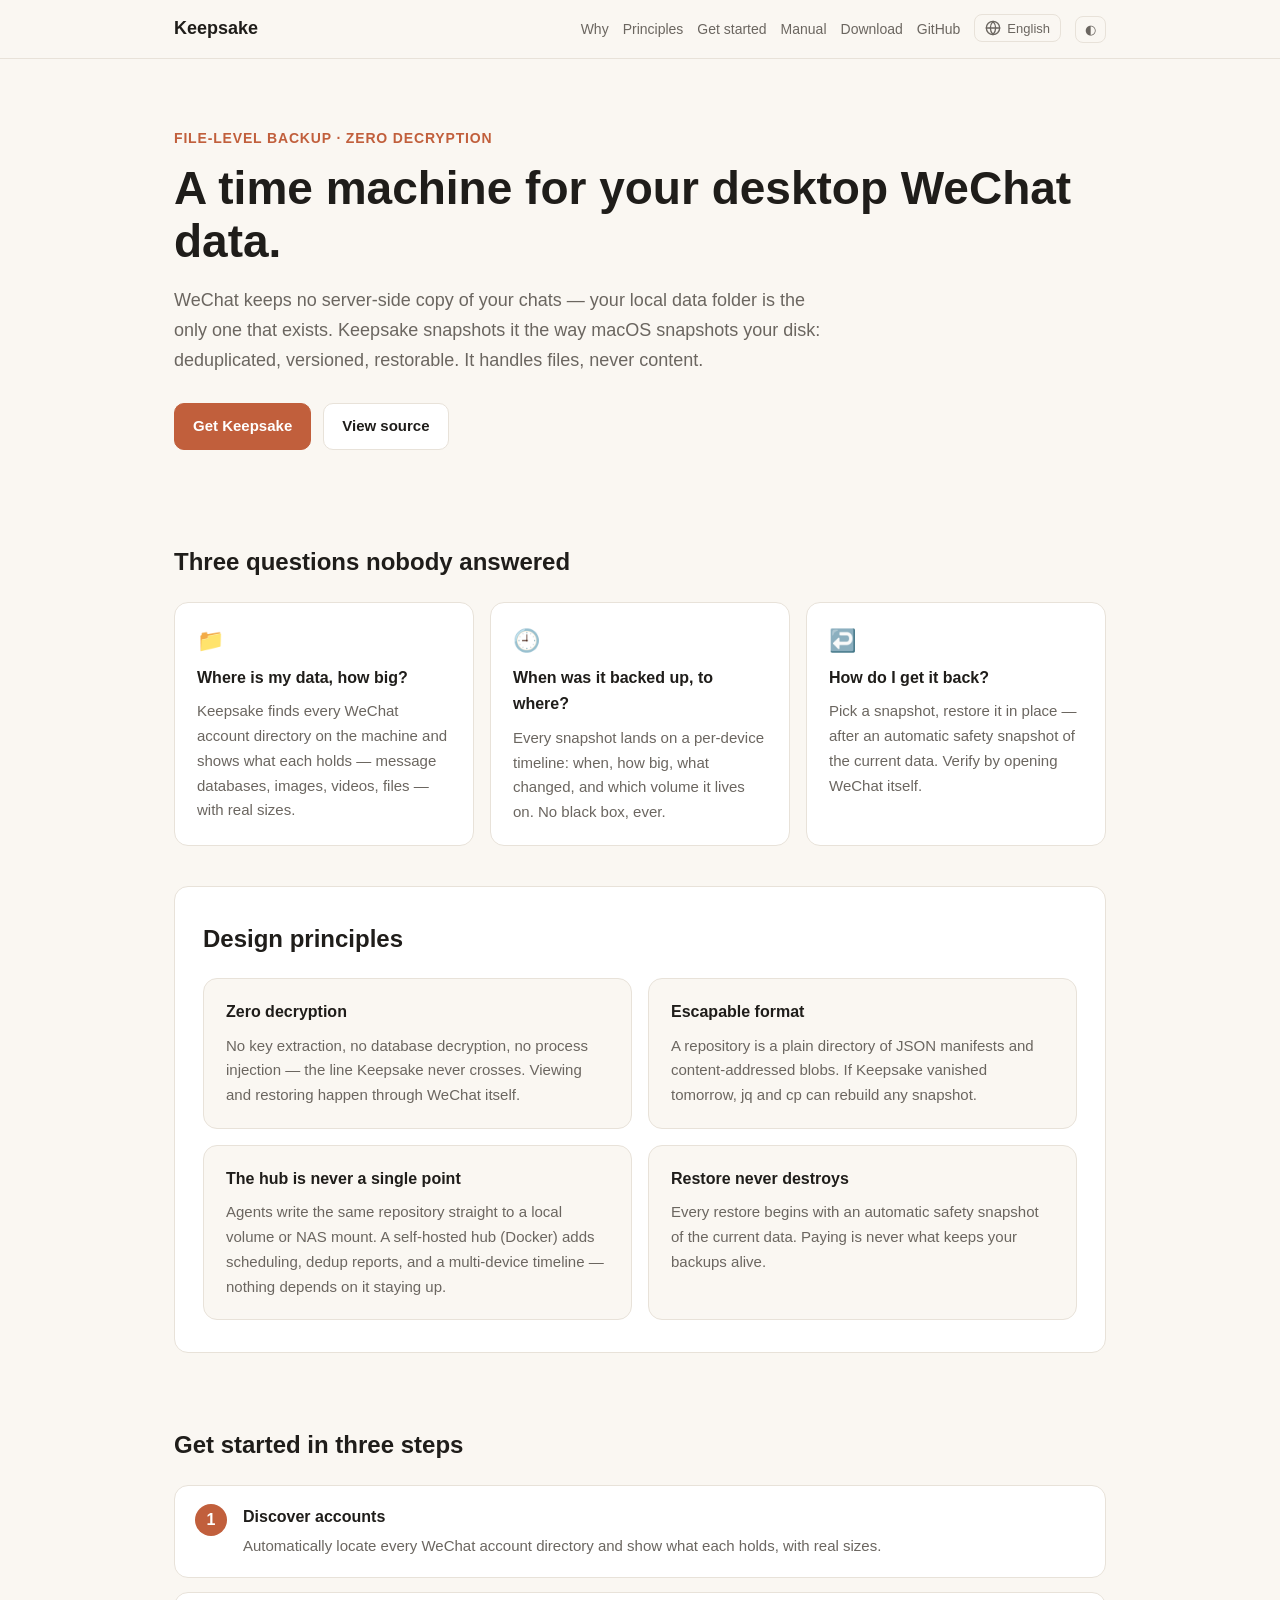
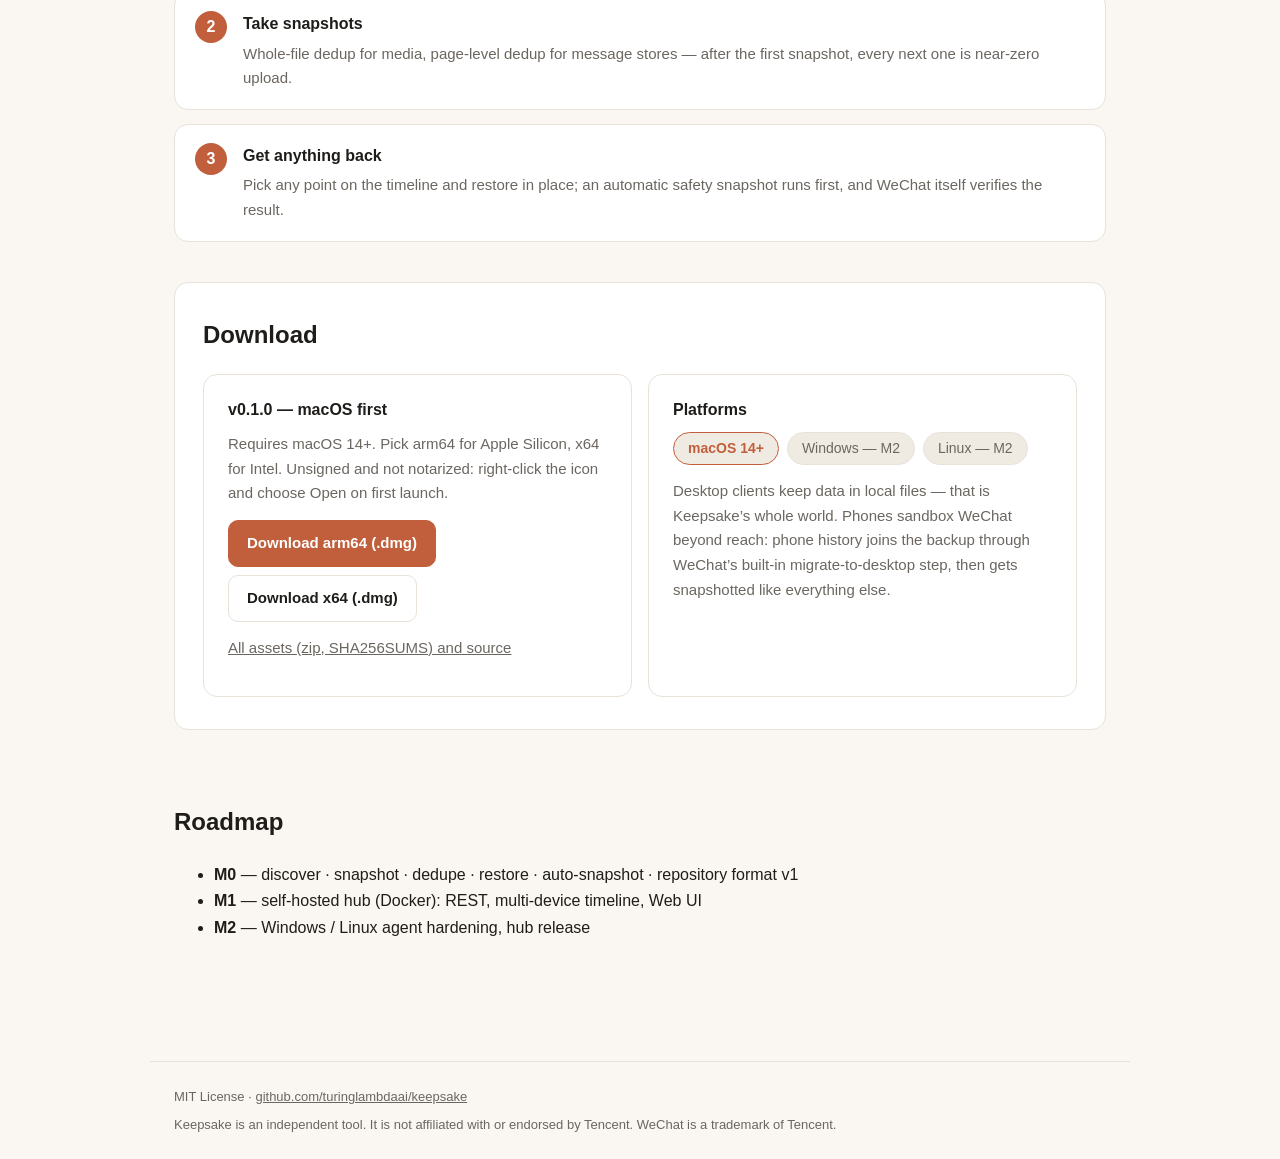
<file: site/index.html>
<!DOCTYPE html>
<html lang="zh">
<head>
<meta charset="utf-8">
<meta name="viewport" content="width=device-width, initial-scale=1">
<title>Keepsake — 桌面微信数据的时光机</title>
<meta name="description" content="Keepsake: 给微信账号目录拍内容寻址的增量快照，任意时点一键恢复。零解密、只碰文件，查看与恢复走微信本体。macOS / Windows / Linux。">
<link rel="stylesheet" href="styles.css">
<script>
  (function () {
    var t = localStorage.getItem('keepsake-theme');
    if (!t) t = matchMedia('(prefers-color-scheme: dark)').matches ? 'dark' : 'light';
    document.documentElement.dataset.theme = t;
    var l = localStorage.getItem('keepsake-lang');
    if (!l) l = (navigator.language || 'zh').toLowerCase().startsWith('zh') ? 'zh' : 'en';
    document.documentElement.lang = l === 'zh' ? 'zh-CN' : 'en';
  })();
</script>
<script>
var _hmt = _hmt || [];
(function() {
  var hm = document.createElement("script");
  hm.src = "https://hm.baidu.com/hm.js?8e2445912635226bcba0c400bfb6079d";
  var s = document.getElementsByTagName("script")[0];
  s.parentNode.insertBefore(hm, s);
})();
</script>
</head>
<body>
<header class="nav">
  <div class="nav-inner">
    <a class="brand" href="#">Keepsake</a>
    <nav class="nav-links">
      <a href="#questions" data-i18n="nav.questions">为什么需要</a>
      <a href="#principles" data-i18n="nav.principles">设计原则</a>
      <a href="#start" data-i18n="nav.start">三步开始</a>
      <a href="guide.html" data-i18n="nav.guide">手册</a>
      <a href="#download" data-i18n="nav.download">下载</a>
      <a href="https://github.com/turinglambdaai/keepsake" data-i18n="nav.github">GitHub</a>
      <div class="lang-dropdown-wrapper">
        <button class="lang-btn" type="button" aria-label="Switch language">
          <svg width="16" height="16" viewBox="0 0 24 24" fill="none" stroke="currentColor" stroke-width="2" stroke-linecap="round" stroke-linejoin="round"><circle cx="12" cy="12" r="10"></circle><line x1="2" y1="12" x2="22" y2="12"></line><path d="M12 2a15.3 15.3 0 0 1 4 10 15.3 15.3 0 0 1-4 10 15.3 15.3 0 0 1-4-10 15.3 15.3 0 0 1 4-10z"></path></svg>
          <span id="current-lang-label">English</span>
        </button>
        <ul class="lang-menu">
          <li onclick="setLanguage('en')">English</li>
          <li onclick="setLanguage('zh')">简体中文</li>
        </ul>
      </div>
      <button class="theme-btn" id="theme-btn" aria-label="Toggle theme">◐</button>
    </nav>
  </div>
</header>

<main>
  <section class="hero">
    <p class="kicker" data-i18n="kicker">文件级备份 · 零解密</p>
    <h1 data-i18n="hero-title">桌面微信数据的时光机。</h1>
    <p class="lede" data-i18n="hero-lede">
      微信不在服务器上保存聊天记录——你本地的数据目录就是世上唯一一份。
      Keepsake 像 macOS 给磁盘拍快照那样给它拍快照：去重、多版本、可恢复。
      只处理文件，不碰内容。
    </p>
    <div class="cta">
      <a class="btn btn-primary" href="#download" data-i18n="hero.download">获取 Keepsake</a>
      <a class="btn btn-secondary" href="https://github.com/turinglambdaai/keepsake" data-i18n="hero.source">查看源码</a>
    </div>
  </section>

  <section id="questions" class="section">
    <h2 data-i18n="questions-title">三个一直没人回答的问题</h2>
    <div class="grid three">
      <div class="card">
        <div class="card-icon">📁</div>
        <h3 data-i18n="q1-title">数据在哪、有多大？</h3>
        <p data-i18n="q1-body">Keepsake 找到本机每一个微信账号目录，告诉你各有什么——消息库、图片、视频、文件——和真实大小。</p>
      </div>
      <div class="card">
        <div class="card-icon">🕘</div>
        <h3 data-i18n="q2-title">备份了吗、到哪了？</h3>
        <p data-i18n="q2-body">每份快照落在按设备划分的时间线上：何时、多大、变了什么、存在哪块盘。永远是明账。</p>
      </div>
      <div class="card">
        <div class="card-icon">↩️</div>
        <h3 data-i18n="q3-title">怎么找回来？</h3>
        <p data-i18n="q3-body">选一份快照原位恢复——动手前自动先给当前数据拍一份保险快照。恢复结果打开微信本体验收。</p>
      </div>
    </div>
  </section>

  <section id="principles" class="section alt">
    <h2 data-i18n="principles-title">设计原则</h2>
    <div class="grid two">
      <div class="card">
        <h3 data-i18n="p1-title">零解密</h3>
        <p data-i18n="p1-body">不提取密钥、不解密数据库、不注入进程——这条线永远不碰。查看与恢复都走微信本体。</p>
      </div>
      <div class="card">
        <h3 data-i18n="p2-title">可逃生的格式</h3>
        <p data-i18n="p2-body">仓库就是一个平铺目录：JSON manifest + 内容寻址的 blob。就算项目明天消失，jq 和 cp 也能拼回任何一份快照。</p>
      </div>
      <div class="card">
        <h3 data-i18n="p3-title">Hub 永远不是单点</h3>
        <p data-i18n="p3-body">Agent 可以把同样的仓库直接写到本地卷或 NAS 挂载；自托管 hub（Docker）只增加调度、去重报告和多设备时间线——什么都不依赖它活着。</p>
      </div>
      <div class="card">
        <h3 data-i18n="p4-title">恢复永不破坏</h3>
        <p data-i18n="p4-body">每次恢复都以当前数据的自动保险快照开场。付费从来不是备份活着的前提。</p>
      </div>
    </div>
  </section>

  <section id="start" class="section">
    <h2 data-i18n="start-title">三步开始</h2>
    <div class="steps">
      <div class="step">
        <div class="step-num">1</div>
        <div>
          <h3 data-i18n="s1-title">发现账号</h3>
          <p data-i18n="s1-body">自动定位本机所有微信账号目录，列出各自的数据构成与真实大小。</p>
        </div>
      </div>
      <div class="step">
        <div class="step-num">2</div>
        <div>
          <h3 data-i18n="s2-title">拍快照</h3>
          <p data-i18n="s2-body">媒体整文件去重、消息库按页去重——第一次之后，每次快照近乎零上传。</p>
        </div>
      </div>
      <div class="step">
        <div class="step-num">3</div>
        <div>
          <h3 data-i18n="s3-title">随时找回</h3>
          <p data-i18n="s3-body">从时间线选任意时点一键恢复；恢复前自动保险，打开微信即可验收。</p>
        </div>
      </div>
    </div>
  </section>

  <section id="download" class="section alt">
    <h2 data-i18n="download-title">下载</h2>
    <div class="dl-grid">
      <div class="dl-card">
        <h3 data-i18n="dl-v010-title">v0.1.0 — macOS 首发</h3>
        <p data-i18n="dl-v010-body">需要 macOS 14+。Apple Silicon 选 arm64，Intel 选 x64。未签名公证：首次打开右键点图标，选「打开」。</p>
        <p class="platform-row">
          <a id="dl-arm64" class="btn btn-primary" href="https://github.com/turinglambdaai/keepsake/releases/latest/download/keepsake-macos-arm64.dmg" data-i18n="dl-arm64">下载 arm64 (.dmg)</a>
          <a id="dl-x64" class="btn btn-secondary" href="https://github.com/turinglambdaai/keepsake/releases/latest/download/keepsake-macos-x64.dmg" data-i18n="dl-x64">下载 x64 (.dmg)</a>
        </p>
        <p class="muted" id="dl-detect" data-i18n="dl-detect-default" hidden></p>
        <p><a class="muted" href="https://github.com/turinglambdaai/keepsake/releases/latest" data-i18n="dl-all">全部资产（zip、SHA256SUMS）与源码</a></p>
      </div>
      <div class="dl-card">
        <h3 data-i18n="dl-platforms-title">平台</h3>
        <p class="platform-row">
          <span class="chip ok">macOS 14+</span>
          <span class="chip">Windows — M2</span>
          <span class="chip">Linux — M2</span>
        </p>
        <p class="muted" data-i18n="dl-platforms-body">
          手机端被平台沙盒锁住：手机历史通过微信自带的「迁移到电脑」进入桌面端后，再被快照覆盖。
        </p>
      </div>
    </div>
  </section>

  <section class="section">
    <h2 data-i18n="roadmap-title">路线图</h2>
    <ul>
      <li><strong>M0</strong> — <span data-i18n="rm0">发现 · 快照 · 去重 · 恢复 · 自动快照 · 仓库格式 v1</span></li>
      <li><strong>M1</strong> — <span data-i18n="rm1">自托管 hub（Docker）：REST、多设备时间线、Web UI</span></li>
      <li><strong>M2</strong> — <span data-i18n="rm2">Windows / Linux agent 加固、hub 发布</span></li>
    </ul>
  </section>
</main>

<footer>
  <span>MIT License · <a href="https://github.com/turinglambdaai/keepsake">github.com/turinglambdaai/keepsake</a></span>
  <span data-i18n="footer-note">Keepsake 是独立工具，与腾讯无关、未获其认可。WeChat 是腾讯的商标。</span>
</footer>

<script>
(function () {
  var I18N = {
    en: {
      'nav.questions': 'Why', 'nav.principles': 'Principles', 'nav.start': 'Get started',
      'nav.guide': 'Manual', 'nav.download': 'Download', 'nav.github': 'GitHub',
      'kicker': 'file-level backup · zero decryption',
      'hero-title': 'A time machine for your desktop WeChat data.',
      'hero-lede': "WeChat keeps no server-side copy of your chats — your local data folder is the only one that exists. Keepsake snapshots it the way macOS snapshots your disk: deduplicated, versioned, restorable. It handles files, never content.",
      'hero.download': 'Get Keepsake', 'hero.source': 'View source',
      'questions-title': 'Three questions nobody answered',
      'q1-title': 'Where is my data, how big?',
      'q1-body': 'Keepsake finds every WeChat account directory on the machine and shows what each holds — message databases, images, videos, files — with real sizes.',
      'q2-title': 'When was it backed up, to where?',
      'q2-body': 'Every snapshot lands on a per-device timeline: when, how big, what changed, and which volume it lives on. No black box, ever.',
      'q3-title': 'How do I get it back?',
      'q3-body': 'Pick a snapshot, restore it in place — after an automatic safety snapshot of the current data. Verify by opening WeChat itself.',
      'principles-title': 'Design principles',
      'p1-title': 'Zero decryption',
      'p1-body': 'No key extraction, no database decryption, no process injection — the line Keepsake never crosses. Viewing and restoring happen through WeChat itself.',
      'p2-title': 'Escapable format',
      'p2-body': 'A repository is a plain directory of JSON manifests and content-addressed blobs. If Keepsake vanished tomorrow, jq and cp can rebuild any snapshot.',
      'p3-title': 'The hub is never a single point',
      'p3-body': 'Agents write the same repository straight to a local volume or NAS mount. A self-hosted hub (Docker) adds scheduling, dedup reports, and a multi-device timeline — nothing depends on it staying up.',
      'p4-title': 'Restore never destroys',
      'p4-body': 'Every restore begins with an automatic safety snapshot of the current data. Paying is never what keeps your backups alive.',
      'start-title': 'Get started in three steps',
      's1-title': 'Discover accounts',
      's1-body': 'Automatically locate every WeChat account directory and show what each holds, with real sizes.',
      's2-title': 'Take snapshots',
      's2-body': 'Whole-file dedup for media, page-level dedup for message stores — after the first snapshot, every next one is near-zero upload.',
      's3-title': 'Get anything back',
      's3-body': 'Pick any point on the timeline and restore in place; an automatic safety snapshot runs first, and WeChat itself verifies the result.',
      'download-title': 'Download',
      'dl-v010-title': 'v0.1.0 — macOS first',
      'dl-v010-body': 'Requires macOS 14+. Pick arm64 for Apple Silicon, x64 for Intel. Unsigned and not notarized: right-click the icon and choose Open on first launch.',
      'dl-arm64': 'Download arm64 (.dmg)',
      'dl-x64': 'Download x64 (.dmg)',
      'dl-detect-default': '',
      'dl-detect-arm': 'Detected Apple Silicon — the arm64 build is highlighted for you.',
      'dl-detect-x64': 'Detected an Intel Mac — the x64 build is highlighted for you.',
      'dl-all': 'All assets (zip, SHA256SUMS) and source',
      'dl-platforms-title': 'Platforms',
      'dl-platforms-body': 'Desktop clients keep data in local files — that is Keepsake\u2019s whole world. Phones sandbox WeChat beyond reach: phone history joins the backup through WeChat\u2019s built-in migrate-to-desktop step, then gets snapshotted like everything else.',
      'roadmap-title': 'Roadmap',
      'rm0': 'discover · snapshot · dedupe · restore · auto-snapshot · repository format v1',
      'rm1': 'self-hosted hub (Docker): REST, multi-device timeline, Web UI',
      'rm2': 'Windows / Linux agent hardening, hub release',
      'footer-note': 'Keepsake is an independent tool. It is not affiliated with or endorsed by Tencent. WeChat is a trademark of Tencent.'
    },
    zh: {
      'nav.questions': '为什么需要', 'nav.principles': '设计原则', 'nav.start': '三步开始',
      'nav.guide': '手册', 'nav.download': '下载', 'nav.github': 'GitHub',
      'kicker': '文件级备份 · 零解密',
      'hero-title': '桌面微信数据的时光机。',
      'hero-lede': '微信不在服务器上保存聊天记录——你本地的数据目录就是世上唯一一份。Keepsake 像 macOS 给磁盘拍快照那样给它拍快照：去重、多版本、可恢复。只处理文件，不碰内容。',
      'hero.download': '获取 Keepsake', 'hero.source': '查看源码',
      'questions-title': '三个一直没人回答的问题',
      'q1-title': '数据在哪、有多大？',
      'q1-body': 'Keepsake 找到本机每一个微信账号目录，告诉你各有什么——消息库、图片、视频、文件——和真实大小。',
      'q2-title': '备份了吗、到哪了？',
      'q2-body': '每份快照落在按设备划分的时间线上：何时、多大、变了什么、存在哪块盘。永远是明账。',
      'q3-title': '怎么找回来？',
      'q3-body': '选一份快照原位恢复——动手前自动先给当前数据拍一份保险快照。恢复结果打开微信本体验收。',
      'principles-title': '设计原则',
      'p1-title': '零解密',
      'p1-body': '不提取密钥、不解密数据库、不注入进程——这条线永远不碰。查看与恢复都走微信本体。',
      'p2-title': '可逃生的格式',
      'p2-body': '仓库就是一个平铺目录：JSON manifest + 内容寻址的 blob。就算项目明天消失，jq 和 cp 也能拼回任何一份快照。',
      'p3-title': 'Hub 永远不是单点',
      'p3-body': 'Agent 可以把同样的仓库直接写到本地卷或 NAS 挂载；自托管 hub（Docker）只增加调度、去重报告和多设备时间线——什么都不依赖它活着。',
      'p4-title': '恢复永不破坏',
      'p4-body': '每次恢复都以当前数据的自动保险快照开场。付费从来不是备份活着的前提。',
      'start-title': '三步开始',
      's1-title': '发现账号',
      's1-body': '自动定位本机所有微信账号目录，列出各自的数据构成与真实大小。',
      's2-title': '拍快照',
      's2-body': '媒体整文件去重、消息库按页去重——第一次之后，每次快照近乎零上传。',
      's3-title': '随时找回',
      's3-body': '从时间线选任意时点一键恢复；恢复前自动保险，打开微信即可验收。',
      'download-title': '下载',
      'dl-v010-title': 'v0.1.0 — macOS 首发',
      'dl-v010-body': '需要 macOS 14+。Apple Silicon 选 arm64，Intel 选 x64。未签名公证：首次打开右键点图标，选「打开」。',
      'dl-arm64': '下载 arm64 (.dmg)',
      'dl-x64': '下载 x64 (.dmg)',
      'dl-detect-default': '',
      'dl-detect-arm': '检测到 Apple Silicon——已为你高亮 arm64 版。',
      'dl-detect-x64': '检测到 Intel 芯片——已为你高亮 x64 版。',
      'dl-all': '全部资产（zip、SHA256SUMS）与源码',
      'dl-platforms-title': '平台',
      'dl-platforms-body': '手机端被平台沙盒锁住：手机历史通过微信自带的「迁移到电脑」进入桌面端后，再被快照覆盖。',
      'roadmap-title': '路线图',
      'rm0': '发现 · 快照 · 去重 · 恢复 · 自动快照 · 仓库格式 v1',
      'rm1': '自托管 hub（Docker）：REST、多设备时间线、Web UI',
      'rm2': 'Windows / Linux agent 加固、hub 发布',
      'footer-note': 'Keepsake 是独立工具，与腾讯无关、未获其认可。WeChat 是腾讯的商标。'
    }
  };

  function setLang(lang) {
    document.documentElement.lang = lang === 'zh' ? 'zh-CN' : 'en';
    var dict = I18N[lang];
    document.querySelectorAll('[data-i18n]').forEach(function (el) {
      var key = el.getAttribute('data-i18n');
      if (dict[key]) el.textContent = dict[key];
    });
    document.getElementById('current-lang-label').textContent = lang === 'zh' ? '简体中文' : 'English';
    localStorage.setItem('keepsake-lang', lang);
  }

  window.setLanguage = setLang;

  document.querySelector('.lang-btn').addEventListener('click', function () {
    var menu = document.querySelector('.lang-menu');
    menu.classList.toggle('open');
  });

  document.getElementById('theme-btn').addEventListener('click', function () {
    var next = document.documentElement.dataset.theme === 'dark' ? 'light' : 'dark';
    document.documentElement.dataset.theme = next;
    localStorage.setItem('keepsake-theme', next);
  });

  // Platform detection: highlight the matching download and say so.
  // Alias links already point at the right file per button — detection
  // only moves the primary styling and shows a hint line.
  (function () {
    var ua = navigator.userAgent + ' ' + (navigator.platform || '');
    var isMac = /Mac/.test(ua) && !/iPhone|iPad/.test(ua);
    if (!isMac) return;
    // The UA string on Apple Silicon still says "Intel" for compat, so
    // the honest signal is the WebGL renderer. No signal → leave both
    // buttons alone.
    var isArm = null;
    try {
      var canvas = document.createElement('canvas');
      var gl = canvas.getContext('webgl') || canvas.getContext('experimental-webgl');
      var ext = gl && gl.getExtension('WEBGL_debug_renderer_info');
      var renderer = ext ? gl.getParameter(ext.UNMASKED_RENDERER_WEBGL) : '';
      if (/Apple M|Apple GPU/.test(renderer)) isArm = true;
      if (/Intel/.test(renderer) && !/Apple/.test(renderer)) isArm = false;
    } catch (e) { /* renderer unknown — leave both buttons as-is */ }
    if (isArm === null) return;
    var arm = document.getElementById('dl-arm64');
    var x64 = document.getElementById('dl-x64');
    var hint = document.getElementById('dl-detect');
    var lang = document.documentElement.lang === 'zh-CN' ? 'zh' : 'en';
    var setHint = function () {
      lang = document.documentElement.lang === 'zh-CN' ? 'zh' : 'en';
      hint.textContent = I18N[lang][isArm ? 'dl-detect-arm' : 'dl-detect-x64'];
    };
    if (isArm) {
      arm.className = 'btn btn-primary'; x64.className = 'btn btn-secondary';
    } else {
      x64.className = 'btn btn-primary'; arm.className = 'btn btn-secondary';
    }
    hint.hidden = false;
    setHint();
    var observer = new MutationObserver(setHint);
    observer.observe(document.documentElement, { attributes: true, attributeFilter: ['lang'] });
  })();

  setLang(document.documentElement.lang === 'zh-CN' ? 'zh' : 'en');
})();
</script>
</body>
</html>
</file>
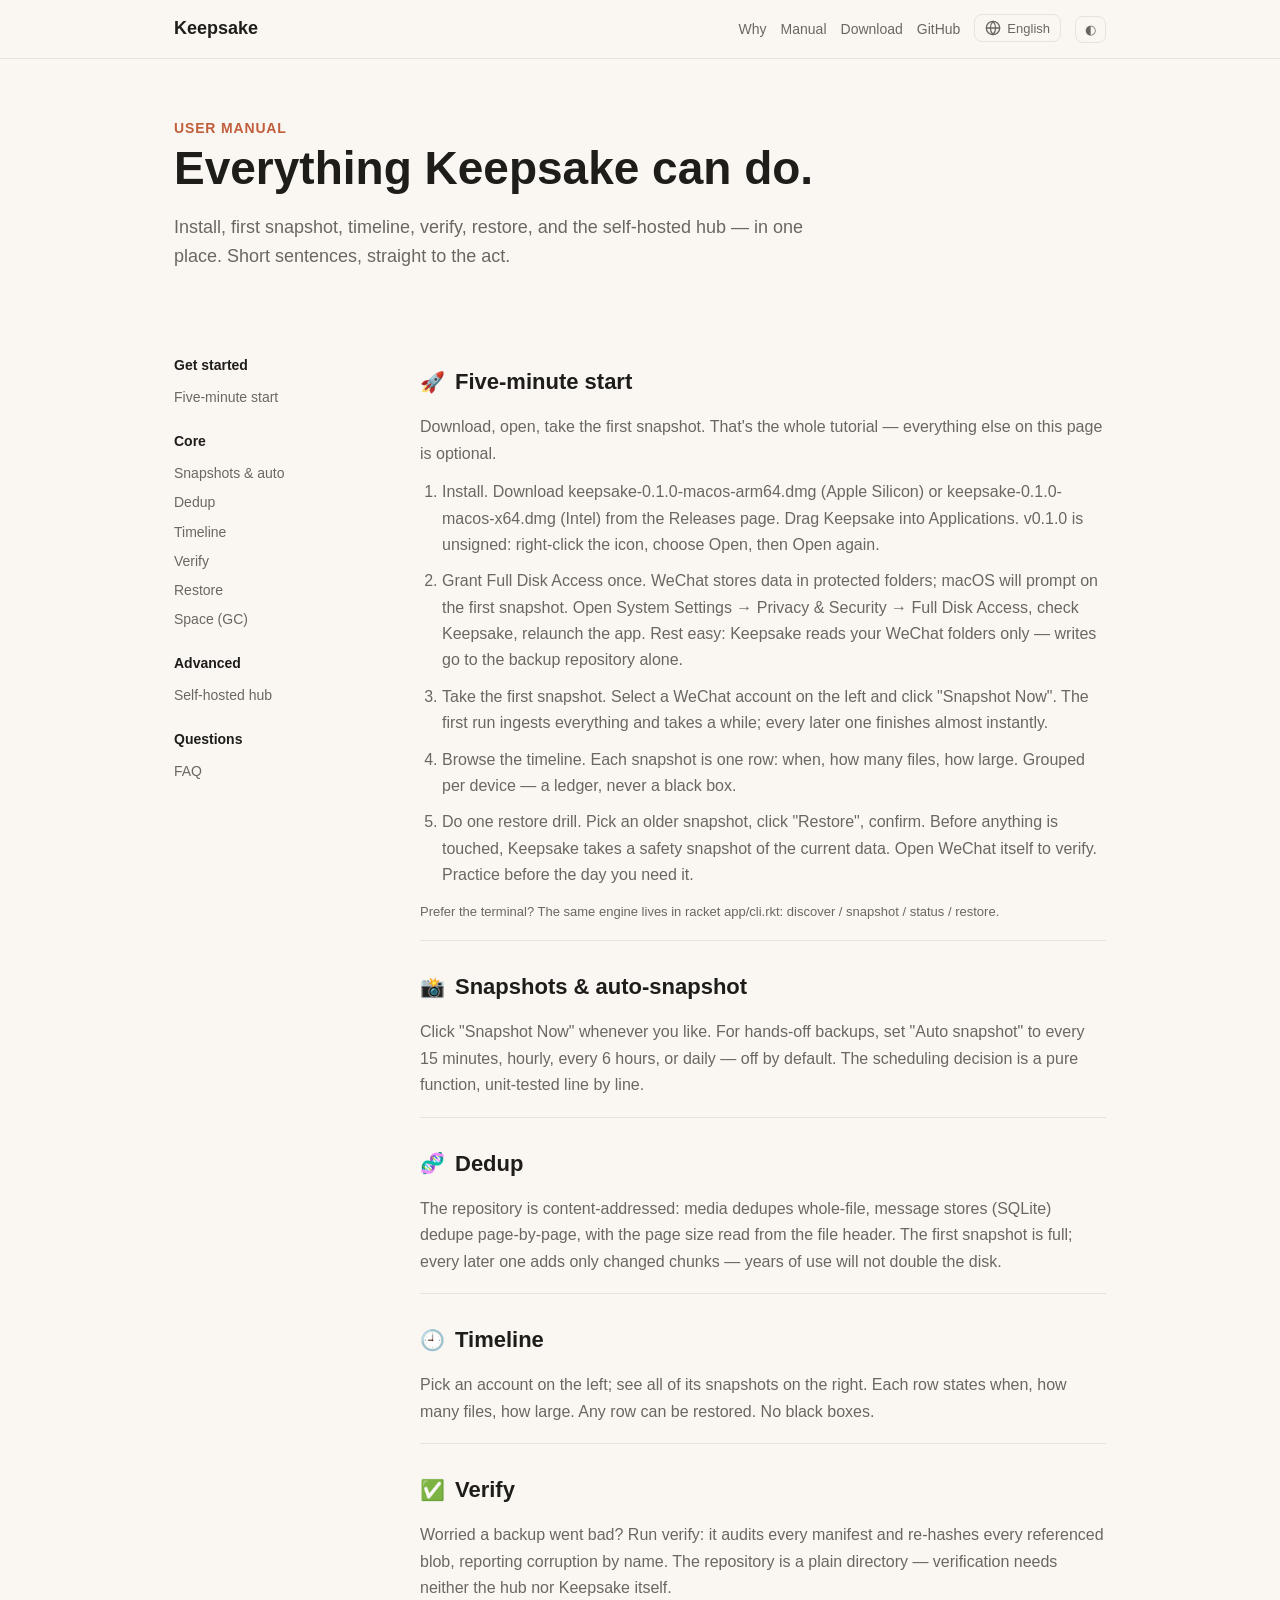
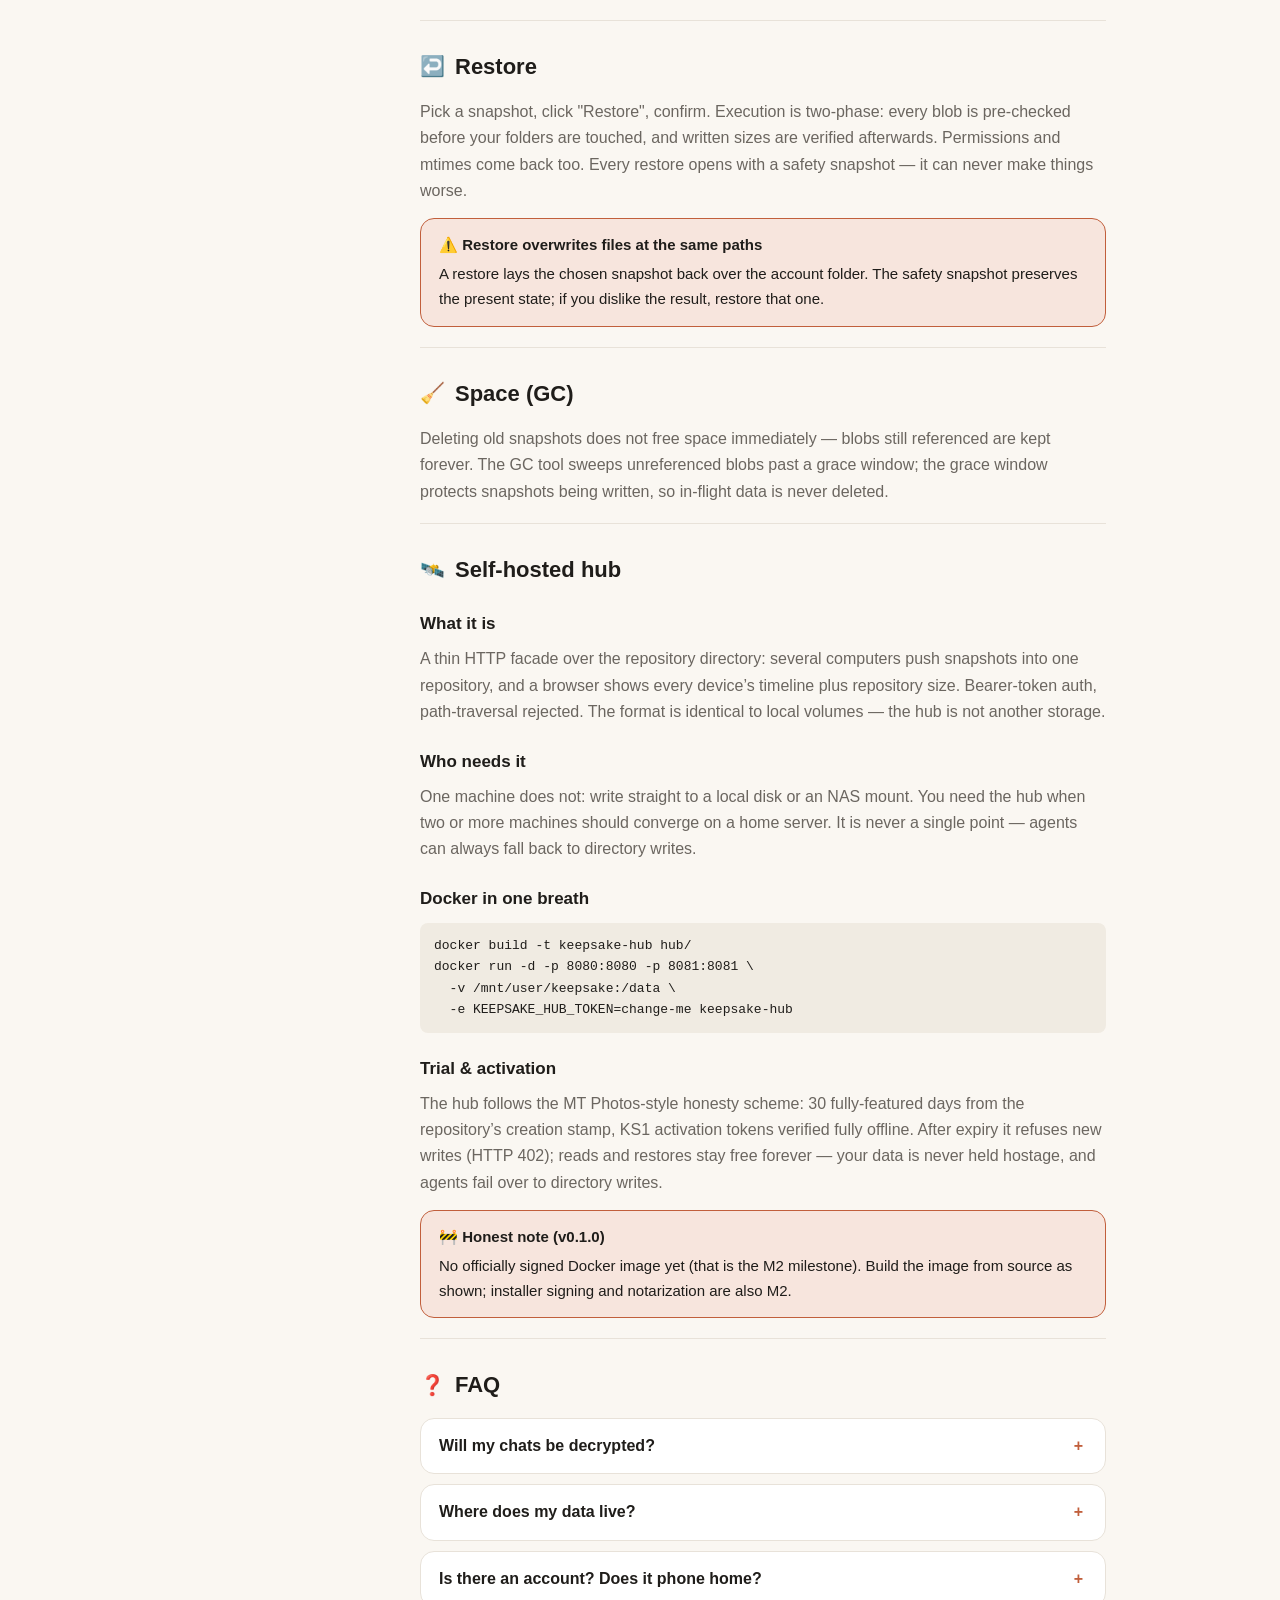
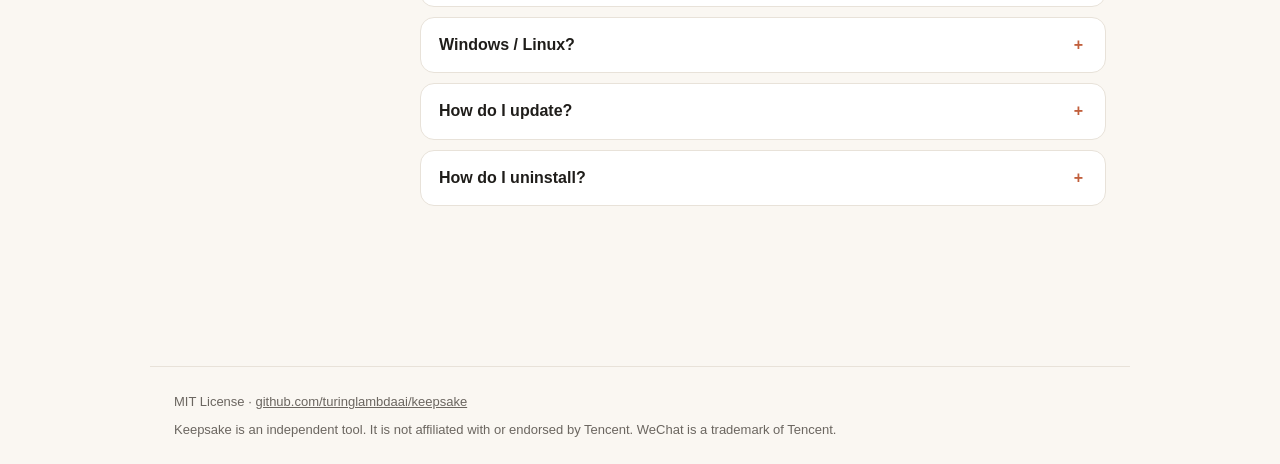
<file: site/guide.html>
<!DOCTYPE html>
<html lang="zh">
<head>
<meta charset="utf-8">
<meta name="viewport" content="width=device-width, initial-scale=1">
<title>Keepsake — 使用手册</title>
<meta name="description" content="Keepsake 使用手册：安装、首份快照、时间线浏览、校验、恢复、空间回收与自托管 hub。">
<link rel="stylesheet" href="styles.css">
<style>
  .manual-hero { padding: 56px 0 8px; }
  .eyebrow { color: var(--accent); font-weight: 600; font-size: 14px; letter-spacing: .06em; text-transform: uppercase; }
  .manual-layout { display: grid; grid-template-columns: 210px minmax(0, 1fr); gap: 36px; padding: 28px 0 48px; }
  .manual-toc { position: sticky; top: 24px; align-self: start; font-size: 14px; }
  .manual-toc-group { font-weight: 700; margin: 18px 0 6px; }
  .manual-toc a { display: block; color: var(--muted); text-decoration: none; padding: 3px 0; }
  .manual-toc a:hover { color: var(--accent); }
  .manual-section { padding: 28px 0 6px; border-top: 1px solid var(--line); }
  .manual-section:first-of-type { border-top: none; }
  .manual-section h2 { font-size: 22px; margin: 0 0 14px; display: flex; align-items: center; gap: 10px; }
  .h2-emoji { font-size: 20px; }
  .manual-section h3 { font-size: 17px; margin: 22px 0 8px; }
  .manual-section p { color: var(--muted); margin: 0 0 12px; }
  .manual-section ol { padding-left: 22px; margin: 0 0 12px; }
  .manual-section ol li { margin: 10px 0; color: var(--muted); }
  .manual-hint { font-size: 13px; color: var(--muted); }
  .callout { border: 1px solid var(--accent); background: var(--accent-soft); border-radius: var(--radius); padding: 14px 18px; margin: 14px 0; color: var(--ink); font-size: 15px; }
  .callout-title { font-weight: 700; margin-bottom: 4px; }
  .faq { border: 1px solid var(--line); border-radius: var(--radius); background: var(--surface); padding: 0 18px; margin: 10px 0; }
  .faq summary { cursor: pointer; padding: 14px 0; font-weight: 600; list-style: none; position: relative; padding-right: 28px; }
  .faq summary::after { content: "+"; position: absolute; right: 4px; color: var(--accent); font-weight: 700; }
  .faq[open] summary::after { content: "–"; }
  .faq .faq-body { padding: 0 0 14px; color: var(--muted); }
  .manual-section .code { margin: 10px 0 16px; }
  @media (max-width: 760px) {
    .manual-layout { grid-template-columns: 1fr; }
    .manual-toc { position: static; border-bottom: 1px solid var(--line); padding-bottom: 14px; }
  }
</style>
<script>
  (function () {
    var t = localStorage.getItem('keepsake-theme');
    if (!t) t = matchMedia('(prefers-color-scheme: dark)').matches ? 'dark' : 'light';
    document.documentElement.dataset.theme = t;
    var l = localStorage.getItem('keepsake-lang');
    if (!l) l = (navigator.language || 'zh').toLowerCase().startsWith('zh') ? 'zh' : 'en';
    document.documentElement.lang = l === 'zh' ? 'zh-CN' : 'en';
  })();
</script>
<script>
var _hmt = _hmt || [];
(function() {
  var hm = document.createElement("script");
  hm.src = "https://hm.baidu.com/hm.js?8e2445912635226bcba0c400bfb6079d";
  var s = document.getElementsByTagName("script")[0];
  s.parentNode.insertBefore(hm, s);
})();
</script>
</head>
<body>
<header class="nav">
  <div class="nav-inner">
    <a class="brand" href="index.html">Keepsake</a>
    <nav class="nav-links">
      <a href="index.html#questions" data-i18n="nav.questions">为什么需要</a>
      <a href="guide.html" data-i18n="nav.guide">手册</a>
      <a href="index.html#download" data-i18n="nav.download">下载</a>
      <a href="https://github.com/turinglambdaai/keepsake" data-i18n="nav.github">GitHub</a>
      <div class="lang-dropdown-wrapper">
        <button class="lang-btn" type="button" aria-label="Switch language">
          <svg width="16" height="16" viewBox="0 0 24 24" fill="none" stroke="currentColor" stroke-width="2" stroke-linecap="round" stroke-linejoin="round"><circle cx="12" cy="12" r="10"></circle><line x1="2" y1="12" x2="22" y2="12"></line><path d="M12 2a15.3 15.3 0 0 1 4 10 15.3 15.3 0 0 1-4 10 15.3 15.3 0 0 1-4-10 15.3 15.3 0 0 1 4-10z"></path></svg>
          <span id="current-lang-label">English</span>
        </button>
        <ul class="lang-menu">
          <li onclick="setLanguage('en')">English</li>
          <li onclick="setLanguage('zh')">简体中文</li>
        </ul>
      </div>
      <button class="theme-btn" id="theme-btn" aria-label="Toggle theme">◐</button>
    </nav>
  </div>
</header>

<main>
  <section class="manual-hero">
    <span class="eyebrow" data-i18n="g-eyebrow">使用手册</span>
    <h1 data-i18n="g-title">Keepsake 能做的事。</h1>
    <p class="lede" data-i18n="g-lede">安装、首份快照、时间线、校验、恢复与自托管 hub——一处说清。句子短，直接做。</p>
  </section>

  <div class="manual-layout">
    <aside class="manual-toc">
      <div class="manual-toc-group" data-i18n="g-toc-start">上手</div>
      <a href="#quickstart" data-i18n="g-nav-quickstart">五分钟上手</a>
      <div class="manual-toc-group" data-i18n="g-toc-core">核心功能</div>
      <a href="#snapshots" data-i18n="g-nav-snapshots">快照与自动快照</a>
      <a href="#dedup" data-i18n="g-nav-dedup">去重</a>
      <a href="#timeline" data-i18n="g-nav-timeline">时间线浏览</a>
      <a href="#verify" data-i18n="g-nav-verify">校验</a>
      <a href="#restore" data-i18n="g-nav-restore">恢复</a>
      <a href="#gc" data-i18n="g-nav-gc">空间回收</a>
      <div class="manual-toc-group" data-i18n="g-toc-advanced">进阶</div>
      <a href="#hub" data-i18n="g-nav-hub">自托管 Hub</a>
      <div class="manual-toc-group" data-i18n="g-toc-faq">疑问</div>
      <a href="#faq" data-i18n="g-nav-faq">常见问题</a>
    </aside>

    <div>
      <!-- =================== Quick start =================== -->
      <section class="manual-section" id="quickstart">
        <h2><span class="h2-emoji">🚀</span><span data-i18n="g-qs-title">五分钟上手</span></h2>
        <p data-i18n="g-qs-intro">下载、打开、拍第一份快照。教程到这里就结束了——本页其余内容都是可选的。</p>
        <ol>
          <li data-i18n="g-qs-1">安装。到 Releases 页下载 keepsake-0.1.0-macos-arm64.dmg（Apple Silicon）或 keepsake-0.1.0-macos-x64.dmg（Intel）。把 Keepsake 拖进「应用程序」。v0.1.0 未签名公证：首次打开请右键点图标，选「打开」，再点一次「打开」。</li>
          <li data-i18n="g-qs-2">给一次完全磁盘访问。微信把数据存在受保护目录里，首次快照时 macOS 会弹窗。到「系统设置 → 隐私与安全性 → 完全磁盘访问权限」勾选 Keepsake，重启应用。放心：Keepsake 对微信目录只读，写入只发生在备份仓库。</li>
          <li data-i18n="g-qs-3">拍第一份快照。左侧选中一个微信账号，点「Snapshot Now」。第一次是全量入库，会慢；之后每次近乎瞬时。</li>
          <li data-i18n="g-qs-4">浏览时间线。每份快照一行：何时、多少文件、多大。按设备分列，永远是一笔明账。</li>
          <li data-i18n="g-qs-5">做一次恢复演练。选一份旧快照，点「Restore」，确认。恢复开始前，Keepsake 自动先给当前数据拍一份保险快照。恢复完，打开微信本体验收。真出事的那天，你已经练过一遍。</li>
        </ol>
        <p class="manual-hint" data-i18n="g-qs-hint">偏好命令行？引擎同款能力在 racket app/cli.rkt：discover / snapshot / status / restore。</p>
      </section>

      <!-- =================== Core: snapshots =================== -->
      <section class="manual-section" id="snapshots">
        <h2><span class="h2-emoji">📸</span><span data-i18n="g-snap-title">快照与自动快照</span></h2>
        <p data-i18n="g-snap-body">点「Snapshot Now」随手拍一份。想无人值守：把「Auto snapshot」拨到每 15 分钟、每小时、每 6 小时或每天，默认关闭。调度判断是纯函数，逐条测试覆盖。</p>
      </section>

      <!-- =================== Core: dedup =================== -->
      <section class="manual-section" id="dedup">
        <h2><span class="h2-emoji">🧬</span><span data-i18n="g-dedup-title">去重</span></h2>
        <p data-i18n="g-dedup-body">仓库按内容寻址：媒体按整个文件去重，消息库（SQLite）按页去重，页大小从文件头读取。第一个快照是全量，之后每份只新增变化过的块——用几年也不会翻倍占盘。</p>
      </section>

      <!-- =================== Core: timeline =================== -->
      <section class="manual-section" id="timeline">
        <h2><span class="h2-emoji">🕘</span><span data-i18n="g-timeline-title">时间线浏览</span></h2>
        <p data-i18n="g-timeline-body">左侧选账号，右侧是它的全部快照。每行写明何时、多少文件、总大小。任意一行都可以恢复；没有任何黑箱。</p>
      </section>

      <!-- =================== Core: verify =================== -->
      <section class="manual-section" id="verify">
        <h2><span class="h2-emoji">✅</span><span data-i18n="g-verify-title">校验</span></h2>
        <p data-i18n="g-verify-body">怀疑备份坏了？跑一次 verify：逐份审计 manifest，重新哈希每一个被引用的 blob，坏一块报一块，报到名字。仓库是纯目录，校验不依赖 hub 活着，也不依赖 Keepsake 本体。</p>
      </section>

      <!-- =================== Core: restore =================== -->
      <section class="manual-section" id="restore">
        <h2><span class="h2-emoji">↩️</span><span data-i18n="g-restore-title">恢复</span></h2>
        <p data-i18n="g-restore-body">选快照，点「Restore」，确认。执行分两阶段：先逐一预检所有 blob，再碰你的目录；写完再核对每个文件的大小。权限与修改时间一并还原。恢复永远以保险快照开场——不会越恢复越糟。</p>
        <div class="callout">
          <div class="callout-title" data-i18n="g-restore-co-title">⚠️ 恢复会覆盖同路径文件</div>
          <span data-i18n="g-restore-co-body">恢复把选定快照原位铺回账号目录。动手前的保险快照保住现状；对结果不满意，就恢复那份保险快照。</span>
        </div>
      </section>

      <!-- =================== Core: gc =================== -->
      <section class="manual-section" id="gc">
        <h2><span class="h2-emoji">🧹</span><span data-i18n="g-gc-title">空间回收</span></h2>
        <p data-i18n="g-gc-body">删旧快照不会立刻腾出空间——还被引用的块永远保留。GC 工具清走超过宽限期的无引用块；宽限期保护正在写入的快照，绝不误删在途数据。</p>
      </section>

      <!-- =================== Hub =================== -->
      <section class="manual-section" id="hub">
        <h2><span class="h2-emoji">🛰️</span><span data-i18n="g-hub-title">自托管 Hub</span></h2>
        <h3 data-i18n="g-hub-what-title">是什么</h3>
        <p data-i18n="g-hub-what">仓库目录上的一层 HTTP 门面：多台电脑把快照推进同一个仓库，浏览器打开就能看所有设备的时间线和仓库大小。带令牌认证，路径穿越一律拒绝。格式与本地卷完全相同——hub 不是另一种存储。</p>
        <h3 data-i18n="g-hub-who-title">谁需要</h3>
        <p data-i18n="g-hub-who">一台电脑用不到它：直接写本地盘或 NAS 挂载即可。有两台以上机器、想把备份集中到家庭服务器的人，才需要 hub。它永远不是单点——agent 随时可以退回目录直写。</p>
        <h3 data-i18n="g-hub-docker-title">Docker 一句话</h3>
        <div class="code">docker build -t keepsake-hub hub/
docker run -d -p 8080:8080 -p 8081:8081 \
  -v /mnt/user/keepsake:/data \
  -e KEEPSAKE_HUB_TOKEN=change-me keepsake-hub</div>
        <h3 data-i18n="g-hub-license-title">试用与激活</h3>
        <p data-i18n="g-hub-license">hub 按 MT Photos 式的诚实方案计费：自仓库创建日起 30 天全功能试用，KS1 激活令牌离线验证。过期后拒绝新写入（HTTP 402），读取与恢复永远免费——数据不会被扣住，agent 会自动改走目录直写。</p>
        <div class="callout">
          <div class="callout-title" data-i18n="g-hub-m2-title">🚧 诚实标注（v0.1.0）</div>
          <span data-i18n="g-hub-m2-body">官方签名 Docker 镜像尚未发布（M2 里程碑）。上面的镜像需要你从源码构建；安装器签名与公证同样在 M2。</span>
        </div>
      </section>

      <!-- =================== FAQ =================== -->
      <section class="manual-section" id="faq">
        <h2><span class="h2-emoji">❓</span><span data-i18n="g-faq-title">常见问题</span></h2>

        <details class="faq">
          <summary data-i18n="g-faq-q1">我的聊天记录会被解密吗？</summary>
          <div class="faq-body" data-i18n="g-faq-a1">不会。Keepsake 不提取密钥、不解密数据库、不注入微信进程。它只复制文件，像 Time Machine 复制磁盘那样。查看与搜索记录，都打开微信本体。这条线写进产品定义，永不跨越。</div>
        </details>

        <details class="faq">
          <summary data-i18n="g-faq-q2">数据存在哪？</summary>
          <div class="faq-body" data-i18n="g-faq-a2">默认在 ~/KeepsakeBackup，应用内可以改到任何位置：外置硬盘、NAS（SMB 挂载）或自托管 hub。仓库是明文目录——JSON manifest 加按 SHA-256 命名的 blob。就算 Keepsake 明天消失，jq 和 cp 也能拼回任何一份快照。</div>
        </details>

        <details class="faq">
          <summary data-i18n="g-faq-q3">要注册账号吗？有联网吗？</summary>
          <div class="faq-body" data-i18n="g-faq-a3">不用账号，默认不联网。快照落在你指定的本地卷；只有你主动启用自托管 hub 时，数据才流向你自己的服务器。没有遥测，没有云端。</div>
        </details>

        <details class="faq">
          <summary data-i18n="g-faq-q4">支持 Windows / Linux 吗？</summary>
          <div class="faq-body" data-i18n="g-faq-a4">v0.1.0 是 macOS 首发（14.0+，Apple Silicon 与 Intel）。Windows 与 Linux 排在 M2。手机端被平台沙盒锁住：手机历史先用微信自带的「迁移到电脑」进入桌面端，之后照常快照。</div>
        </details>

        <details class="faq">
          <summary data-i18n="g-faq-q5">怎么更新？</summary>
          <div class="faq-body" data-i18n="g-faq-a5">手动。v0.1.0 没有自动更新器：到 Releases 页下载新 dmg，覆盖安装。仓库格式向前兼容，旧备份照常打开。</div>
        </details>

        <details class="faq">
          <summary data-i18n="g-faq-q6">怎么卸载？</summary>
          <div class="faq-body" data-i18n="g-faq-a6">退出应用，把「应用程序」里的 Keepsake 拖进废纸篓。想连备份一起删：先确认不再需要，再删掉仓库目录（默认 ~/KeepsakeBackup）。那是你唯一的多版本副本，删之前想两次。</div>
        </details>
      </section>
    </div>
  </div>
</main>

<footer>
  <span>MIT License · <a href="https://github.com/turinglambdaai/keepsake">github.com/turinglambdaai/keepsake</a></span>
  <span data-i18n="footer-note">Keepsake 是独立工具，与腾讯无关、未获其认可。WeChat 是腾讯的商标。</span>
</footer>

<script>
(function () {
  var I18N = {
    en: {
      'nav.questions': 'Why', 'nav.guide': 'Manual', 'nav.download': 'Download', 'nav.github': 'GitHub',
      'g-eyebrow': 'User Manual',
      'g-title': 'Everything Keepsake can do.',
      'g-lede': 'Install, first snapshot, timeline, verify, restore, and the self-hosted hub — in one place. Short sentences, straight to the act.',
      'g-toc-start': 'Get started', 'g-nav-quickstart': 'Five-minute start',
      'g-toc-core': 'Core', 'g-nav-snapshots': 'Snapshots & auto', 'g-nav-dedup': 'Dedup',
      'g-nav-timeline': 'Timeline', 'g-nav-verify': 'Verify', 'g-nav-restore': 'Restore', 'g-nav-gc': 'Space (GC)',
      'g-toc-advanced': 'Advanced', 'g-nav-hub': 'Self-hosted hub',
      'g-toc-faq': 'Questions', 'g-nav-faq': 'FAQ',
      'g-qs-title': 'Five-minute start',
      'g-qs-intro': "Download, open, take the first snapshot. That's the whole tutorial — everything else on this page is optional.",
      'g-qs-1': "Install. Download keepsake-0.1.0-macos-arm64.dmg (Apple Silicon) or keepsake-0.1.0-macos-x64.dmg (Intel) from the Releases page. Drag Keepsake into Applications. v0.1.0 is unsigned: right-click the icon, choose Open, then Open again.",
      'g-qs-2': "Grant Full Disk Access once. WeChat stores data in protected folders; macOS will prompt on the first snapshot. Open System Settings → Privacy & Security → Full Disk Access, check Keepsake, relaunch the app. Rest easy: Keepsake reads your WeChat folders only — writes go to the backup repository alone.",
      'g-qs-3': 'Take the first snapshot. Select a WeChat account on the left and click "Snapshot Now". The first run ingests everything and takes a while; every later one finishes almost instantly.',
      'g-qs-4': 'Browse the timeline. Each snapshot is one row: when, how many files, how large. Grouped per device — a ledger, never a black box.',
      'g-qs-5': 'Do one restore drill. Pick an older snapshot, click "Restore", confirm. Before anything is touched, Keepsake takes a safety snapshot of the current data. Open WeChat itself to verify. Practice before the day you need it.',
      'g-qs-hint': 'Prefer the terminal? The same engine lives in racket app/cli.rkt: discover / snapshot / status / restore.',
      'g-snap-title': 'Snapshots & auto-snapshot',
      'g-snap-body': 'Click "Snapshot Now" whenever you like. For hands-off backups, set "Auto snapshot" to every 15 minutes, hourly, every 6 hours, or daily — off by default. The scheduling decision is a pure function, unit-tested line by line.',
      'g-dedup-title': 'Dedup',
      'g-dedup-body': 'The repository is content-addressed: media dedupes whole-file, message stores (SQLite) dedupe page-by-page, with the page size read from the file header. The first snapshot is full; every later one adds only changed chunks — years of use will not double the disk.',
      'g-timeline-title': 'Timeline',
      'g-timeline-body': 'Pick an account on the left; see all of its snapshots on the right. Each row states when, how many files, how large. Any row can be restored. No black boxes.',
      'g-verify-title': 'Verify',
      'g-verify-body': 'Worried a backup went bad? Run verify: it audits every manifest and re-hashes every referenced blob, reporting corruption by name. The repository is a plain directory — verification needs neither the hub nor Keepsake itself.',
      'g-restore-title': 'Restore',
      'g-restore-body': 'Pick a snapshot, click "Restore", confirm. Execution is two-phase: every blob is pre-checked before your folders are touched, and written sizes are verified afterwards. Permissions and mtimes come back too. Every restore opens with a safety snapshot — it can never make things worse.',
      'g-restore-co-title': '⚠️ Restore overwrites files at the same paths',
      'g-restore-co-body': 'A restore lays the chosen snapshot back over the account folder. The safety snapshot preserves the present state; if you dislike the result, restore that one.',
      'g-gc-title': 'Space (GC)',
      'g-gc-body': 'Deleting old snapshots does not free space immediately — blobs still referenced are kept forever. The GC tool sweeps unreferenced blobs past a grace window; the grace window protects snapshots being written, so in-flight data is never deleted.',
      'g-hub-title': 'Self-hosted hub',
      'g-hub-what-title': 'What it is',
      'g-hub-what': 'A thin HTTP facade over the repository directory: several computers push snapshots into one repository, and a browser shows every device\u2019s timeline plus repository size. Bearer-token auth, path-traversal rejected. The format is identical to local volumes — the hub is not another storage.',
      'g-hub-who-title': 'Who needs it',
      'g-hub-who': 'One machine does not: write straight to a local disk or an NAS mount. You need the hub when two or more machines should converge on a home server. It is never a single point — agents can always fall back to directory writes.',
      'g-hub-docker-title': 'Docker in one breath',
      'g-hub-license-title': 'Trial & activation',
      'g-hub-license': 'The hub follows the MT Photos-style honesty scheme: 30 fully-featured days from the repository\u2019s creation stamp, KS1 activation tokens verified fully offline. After expiry it refuses new writes (HTTP 402); reads and restores stay free forever — your data is never held hostage, and agents fail over to directory writes.',
      'g-hub-m2-title': '🚧 Honest note (v0.1.0)',
      'g-hub-m2-body': 'No officially signed Docker image yet (that is the M2 milestone). Build the image from source as shown; installer signing and notarization are also M2.',
      'g-faq-title': 'FAQ',
      'g-faq-q1': 'Will my chats be decrypted?',
      'g-faq-a1': 'No. Keepsake extracts no keys, decrypts no databases, and never touches the WeChat process. It copies files, the way Time Machine copies a disk. Reading and searching happen in WeChat itself. The line is part of the product definition and is never crossed.',
      'g-faq-q2': 'Where does my data live?',
      'g-faq-a2': 'In ~/KeepsakeBackup by default; point it anywhere in the app — an external drive, an NAS (SMB mount), or a self-hosted hub. The repository is a plain directory: JSON manifests plus blobs named by SHA-256. If Keepsake vanished tomorrow, jq and cp could rebuild any snapshot.',
      'g-faq-q3': 'Is there an account? Does it phone home?',
      'g-faq-a3': 'No account, and no network by default. Snapshots land on the local volume you chose; data flows only when you opt into your own self-hosted hub. No telemetry, no cloud.',
      'g-faq-q4': 'Windows / Linux?',
      'g-faq-a4': 'v0.1.0 is macOS-first (14.0+, Apple Silicon and Intel). Windows and Linux are M2. Phones are sandboxed beyond reach: migrate phone history with WeChat\u2019s built-in migrate-to-desktop step, and it gets snapshotted like everything else.',
      'g-faq-q5': 'How do I update?',
      'g-faq-a5': 'Manually. v0.1.0 ships no auto-updater: download the new dmg from the Releases page and install over the old one. The repository format is forward-compatible; existing backups open as usual.',
      'g-faq-q6': 'How do I uninstall?',
      'g-faq-a6': 'Quit the app and drag Keepsake from Applications to the Trash. To remove the backups too: be sure first, then delete the repository folder (default ~/KeepsakeBackup). It is your only multi-version copy — think twice.',
      'footer-note': 'Keepsake is an independent tool. It is not affiliated with or endorsed by Tencent. WeChat is a trademark of Tencent.'
    },
    zh: {
      'nav.questions': '为什么需要', 'nav.guide': '手册', 'nav.download': '下载', 'nav.github': 'GitHub',
      'g-eyebrow': '使用手册',
      'g-title': 'Keepsake 能做的事。',
      'g-lede': '安装、首份快照、时间线、校验、恢复与自托管 hub——一处说清。句子短，直接做。',
      'g-toc-start': '上手', 'g-nav-quickstart': '五分钟上手',
      'g-toc-core': '核心功能', 'g-nav-snapshots': '快照与自动快照', 'g-nav-dedup': '去重',
      'g-nav-timeline': '时间线浏览', 'g-nav-verify': '校验', 'g-nav-restore': '恢复', 'g-nav-gc': '空间回收',
      'g-toc-advanced': '进阶', 'g-nav-hub': '自托管 Hub',
      'g-toc-faq': '疑问', 'g-nav-faq': '常见问题',
      'g-qs-title': '五分钟上手',
      'g-qs-intro': '下载、打开、拍第一份快照。教程到这里就结束了——本页其余内容都是可选的。',
      'g-qs-1': '安装。到 Releases 页下载 keepsake-0.1.0-macos-arm64.dmg（Apple Silicon）或 keepsake-0.1.0-macos-x64.dmg（Intel）。把 Keepsake 拖进「应用程序」。v0.1.0 未签名公证：首次打开请右键点图标，选「打开」，再点一次「打开」。',
      'g-qs-2': '给一次完全磁盘访问。微信把数据存在受保护目录里，首次快照时 macOS 会弹窗。到「系统设置 → 隐私与安全性 → 完全磁盘访问权限」勾选 Keepsake，重启应用。放心：Keepsake 对微信目录只读，写入只发生在备份仓库。',
      'g-qs-3': '拍第一份快照。左侧选中一个微信账号，点「Snapshot Now」。第一次是全量入库，会慢；之后每次近乎瞬时。',
      'g-qs-4': '浏览时间线。每份快照一行：何时、多少文件、多大。按设备分列，永远是一笔明账。',
      'g-qs-5': '做一次恢复演练。选一份旧快照，点「Restore」，确认。恢复开始前，Keepsake 自动先给当前数据拍一份保险快照。恢复完，打开微信本体验收。真出事的那天，你已经练过一遍。',
      'g-qs-hint': '偏好命令行？引擎同款能力在 racket app/cli.rkt：discover / snapshot / status / restore。',
      'g-snap-title': '快照与自动快照',
      'g-snap-body': '点「Snapshot Now」随手拍一份。想无人值守：把「Auto snapshot」拨到每 15 分钟、每小时、每 6 小时或每天，默认关闭。调度判断是纯函数，逐条测试覆盖。',
      'g-dedup-title': '去重',
      'g-dedup-body': '仓库按内容寻址：媒体按整个文件去重，消息库（SQLite）按页去重，页大小从文件头读取。第一个快照是全量，之后每份只新增变化过的块——用几年也不会翻倍占盘。',
      'g-timeline-title': '时间线浏览',
      'g-timeline-body': '左侧选账号，右侧是它的全部快照。每行写明何时、多少文件、总大小。任意一行都可以恢复；没有任何黑箱。',
      'g-verify-title': '校验',
      'g-verify-body': '怀疑备份坏了？跑一次 verify：逐份审计 manifest，重新哈希每一个被引用的 blob，坏一块报一块，报到名字。仓库是纯目录，校验不依赖 hub 活着，也不依赖 Keepsake 本体。',
      'g-restore-title': '恢复',
      'g-restore-body': '选快照，点「Restore」，确认。执行分两阶段：先逐一预检所有 blob，再碰你的目录；写完再核对每个文件的大小。权限与修改时间一并还原。恢复永远以保险快照开场——不会越恢复越糟。',
      'g-restore-co-title': '⚠️ 恢复会覆盖同路径文件',
      'g-restore-co-body': '恢复把选定快照原位铺回账号目录。动手前的保险快照保住现状；对结果不满意，就恢复那份保险快照。',
      'g-gc-title': '空间回收',
      'g-gc-body': '删旧快照不会立刻腾出空间——还被引用的块永远保留。GC 工具清走超过宽限期的无引用块；宽限期保护正在写入的快照，绝不误删在途数据。',
      'g-hub-title': '自托管 Hub',
      'g-hub-what-title': '是什么',
      'g-hub-what': '仓库目录上的一层 HTTP 门面：多台电脑把快照推进同一个仓库，浏览器打开就能看所有设备的时间线和仓库大小。带令牌认证，路径穿越一律拒绝。格式与本地卷完全相同——hub 不是另一种存储。',
      'g-hub-who-title': '谁需要',
      'g-hub-who': '一台电脑用不到它：直接写本地盘或 NAS 挂载即可。有两台以上机器、想把备份集中到家庭服务器的人，才需要 hub。它永远不是单点——agent 随时可以退回目录直写。',
      'g-hub-docker-title': 'Docker 一句话',
      'g-hub-license-title': '试用与激活',
      'g-hub-license': 'hub 按 MT Photos 式的诚实方案计费：自仓库创建日起 30 天全功能试用，KS1 激活令牌离线验证。过期后拒绝新写入（HTTP 402），读取与恢复永远免费——数据不会被扣住，agent 会自动改走目录直写。',
      'g-hub-m2-title': '🚧 诚实标注（v0.1.0）',
      'g-hub-m2-body': '官方签名 Docker 镜像尚未发布（M2 里程碑）。上面的镜像需要你从源码构建；安装器签名与公证同样在 M2。',
      'g-faq-title': '常见问题',
      'g-faq-q1': '我的聊天记录会被解密吗？',
      'g-faq-a1': '不会。Keepsake 不提取密钥、不解密数据库、不注入微信进程。它只复制文件，像 Time Machine 复制磁盘那样。查看与搜索记录，都打开微信本体。这条线写进产品定义，永不跨越。',
      'g-faq-q2': '数据存在哪？',
      'g-faq-a2': '默认在 ~/KeepsakeBackup，应用内可以改到任何位置：外置硬盘、NAS（SMB 挂载）或自托管 hub。仓库是明文目录——JSON manifest 加按 SHA-256 命名的 blob。就算 Keepsake 明天消失，jq 和 cp 也能拼回任何一份快照。',
      'g-faq-q3': '要注册账号吗？有联网吗？',
      'g-faq-a3': '不用账号，默认不联网。快照落在你指定的本地卷；只有你主动启用自托管 hub 时，数据才流向你自己的服务器。没有遥测，没有云端。',
      'g-faq-q4': '支持 Windows / Linux 吗？',
      'g-faq-a4': 'v0.1.0 是 macOS 首发（14.0+，Apple Silicon 与 Intel）。Windows 与 Linux 排在 M2。手机端被平台沙盒锁住：手机历史先用微信自带的「迁移到电脑」进入桌面端，之后照常快照。',
      'g-faq-q5': '怎么更新？',
      'g-faq-a5': '手动。v0.1.0 没有自动更新器：到 Releases 页下载新 dmg，覆盖安装。仓库格式向前兼容，旧备份照常打开。',
      'g-faq-q6': '怎么卸载？',
      'g-faq-a6': '退出应用，把「应用程序」里的 Keepsake 拖进废纸篓。想连备份一起删：先确认不再需要，再删掉仓库目录（默认 ~/KeepsakeBackup）。那是你唯一的多版本副本，删之前想两次。',
      'footer-note': 'Keepsake 是独立工具，与腾讯无关、未获其认可。WeChat 是腾讯的商标。'
    }
  };

  function setLang(lang) {
    document.documentElement.lang = lang === 'zh' ? 'zh-CN' : 'en';
    var dict = I18N[lang];
    document.querySelectorAll('[data-i18n]').forEach(function (el) {
      var key = el.getAttribute('data-i18n');
      if (dict[key]) el.textContent = dict[key];
    });
    document.getElementById('current-lang-label').textContent = lang === 'zh' ? '简体中文' : 'English';
    localStorage.setItem('keepsake-lang', lang);
  }

  window.setLanguage = setLang;

  document.querySelector('.lang-btn').addEventListener('click', function () {
    var menu = document.querySelector('.lang-menu');
    menu.classList.toggle('open');
  });

  document.getElementById('theme-btn').addEventListener('click', function () {
    var next = document.documentElement.dataset.theme === 'dark' ? 'light' : 'dark';
    document.documentElement.dataset.theme = next;
    localStorage.setItem('keepsake-theme', next);
  });

  setLang(document.documentElement.lang === 'zh-CN' ? 'zh' : 'en');
})();
</script>
</body>
</html>
</file>
<file: site/styles.css>
/* Keepsake product site — shared warm palette aligned with the product
   line (payback/taskly values), light & dark, zero dependencies. */
:root {
  --bg: #faf7f2;
  --surface: #ffffff;
  --ink: #1f1d1a;
  --muted: #6b6660;
  --line: #e8e2d9;
  --accent: #c15f3c;
  --accent-soft: #f7e5dd;
  --accent-ink: #ffffff;
  --chip-bg: #f0ebe2;
  --radius: 14px;
}
:root[data-theme="dark"] {
  --bg: #1b1a18;
  --surface: #24221f;
  --ink: #ece9e2;
  --muted: #a6a099;
  --line: #35322d;
  --accent: #d08a6e;
  --accent-soft: #3a2d27;
  --accent-ink: #1b1a18;
  --chip-bg: #2e2b27;
}

* { box-sizing: border-box; }
html { scroll-behavior: smooth; }
body {
  margin: 0;
  background: var(--bg);
  color: var(--ink);
  font: 16px/1.65 ui-sans-serif, -apple-system, "PingFang SC", "Segoe UI", sans-serif;
  -webkit-font-smoothing: antialiased;
}
main { max-width: 980px; margin: 0 auto; padding: 0 24px 64px; }

/* ---- nav ---- */
.nav { border-bottom: 1px solid var(--line); background: var(--bg); }
.nav-inner {
  max-width: 980px;
  margin: 0 auto;
  padding: 14px 24px;
  display: flex;
  justify-content: space-between;
  align-items: center;
  gap: 12px;
}
.brand { font-weight: 700; font-size: 18px; color: var(--ink); text-decoration: none; }
.nav-links { display: flex; align-items: center; gap: 14px; flex-wrap: wrap; }
.nav-links a { color: var(--muted); text-decoration: none; font-size: 14px; }
.nav-links a:hover { color: var(--accent); }

.lang-dropdown-wrapper { position: relative; }
.lang-btn {
  display: inline-flex;
  align-items: center;
  gap: 6px;
  border: 1px solid var(--line);
  background: transparent;
  color: var(--muted);
  border-radius: 8px;
  padding: 5px 10px;
  font-size: 13px;
  cursor: pointer;
}
.lang-menu {
  display: none;
  position: absolute;
  right: 0;
  margin: 6px 0 0;
  padding: 4px;
  list-style: none;
  background: var(--surface);
  border: 1px solid var(--line);
  border-radius: 10px;
  box-shadow: 0 6px 20px rgba(0,0,0,.08);
  z-index: 5;
}
.lang-menu.open { display: block; }
.lang-menu li { padding: 6px 14px; font-size: 13px; cursor: pointer; white-space: nowrap; }
.lang-menu li:hover { background: var(--chip-bg); }

.theme-btn {
  border: 1px solid var(--line);
  background: transparent;
  color: var(--muted);
  border-radius: 8px;
  padding: 5px 9px;
  font-size: 13px;
  cursor: pointer;
}
.theme-btn:hover { background: var(--chip-bg); }

/* ---- hero ---- */
.hero { padding: 68px 0 52px; }
.kicker {
  color: var(--accent);
  font-weight: 600;
  font-size: 14px;
  letter-spacing: .06em;
  text-transform: uppercase;
  margin: 0 0 12px;
}
h1 { font-size: clamp(32px, 5vw, 46px); line-height: 1.15; margin: 0 0 18px; }
.lede { max-width: 660px; font-size: 18px; color: var(--muted); margin: 0 0 28px; }
.cta { display: flex; gap: 12px; flex-wrap: wrap; }

.btn {
  border-radius: 10px;
  padding: 10px 18px;
  font-size: 15px;
  font-weight: 600;
  text-decoration: none;
  display: inline-flex;
  align-items: center;
  gap: 8px;
}
.btn-primary { background: var(--accent); color: var(--accent-ink); border: 1px solid var(--accent); }
.btn-primary:hover { filter: brightness(1.06); }
.btn-secondary { border: 1px solid var(--line); color: var(--ink); background: var(--surface); }
.btn-secondary:hover { background: var(--chip-bg); }

/* ---- sections & cards ---- */
.section { padding: 40px 0 8px; }
.section.alt { background: var(--surface); border: 1px solid var(--line); border-radius: var(--radius); padding: 32px 28px; margin: 32px 0; }
.section h2 { font-size: 24px; margin: 0 0 20px; }
.grid { display: grid; gap: 16px; }
.three { grid-template-columns: repeat(auto-fit, minmax(260px, 1fr)); }
.two { grid-template-columns: repeat(auto-fit, minmax(300px, 1fr)); }

.card {
  background: var(--surface);
  border: 1px solid var(--line);
  border-radius: var(--radius);
  padding: 20px 22px;
}
.section.alt .card { background: var(--bg); }
.card-icon { font-size: 22px; margin-bottom: 6px; }
.card h3 { margin: 0 0 8px; font-size: 16px; }
.card p { margin: 0; color: var(--muted); font-size: 15px; }

/* ---- steps ---- */
.steps { display: grid; gap: 14px; }
.step {
  display: flex;
  gap: 16px;
  align-items: flex-start;
  background: var(--surface);
  border: 1px solid var(--line);
  border-radius: var(--radius);
  padding: 18px 20px;
}
.step-num {
  flex: none;
  width: 32px;
  height: 32px;
  border-radius: 50%;
  background: var(--accent);
  color: var(--accent-ink);
  font-weight: 700;
  display: flex;
  align-items: center;
  justify-content: center;
}
.step h3 { margin: 0 0 4px; font-size: 16px; }
.step p { margin: 0; color: var(--muted); font-size: 15px; }

/* ---- download ---- */
.dl-grid { display: grid; gap: 16px; grid-template-columns: repeat(auto-fit, minmax(300px, 1fr)); }
.dl-card {
  background: var(--surface);
  border: 1px solid var(--line);
  border-radius: var(--radius);
  padding: 22px 24px;
}
.dl-card h3 { margin: 0 0 8px; font-size: 16px; }
.dl-card p { margin: 0 0 14px; color: var(--muted); font-size: 15px; }
.code {
  background: var(--chip-bg);
  border-radius: 8px;
  padding: 12px 14px;
  font-family: ui-monospace, "SF Mono", Menlo, monospace;
  font-size: 13px;
  overflow-x: auto;
  white-space: pre;
  margin-bottom: 14px;
}
code {
  background: var(--chip-bg);
  border-radius: 4px;
  padding: 1px 5px;
  font-size: 0.9em;
}

.platform-row { display: flex; gap: 8px; flex-wrap: wrap; margin: 0 0 12px; }
.chip {
  border: 1px solid var(--line);
  background: var(--chip-bg);
  border-radius: 999px;
  padding: 4px 14px;
  font-size: 14px;
}
.chip.ok { border-color: var(--accent); color: var(--accent); font-weight: 600; }
.muted { color: var(--muted); }

.prose ul { padding-left: 20px; }
.prose li { margin: 6px 0; color: var(--muted); }
.prose li strong { color: var(--ink); }

footer {
  max-width: 980px;
  margin: 32px auto 0;
  padding: 24px;
  border-top: 1px solid var(--line);
  display: flex;
  flex-direction: column;
  gap: 6px;
  color: var(--muted);
  font-size: 13px;
}
footer a { color: inherit; }

@media (max-width: 640px) {
  .nav-inner { flex-direction: column; align-items: flex-start; }
  .hero { padding: 44px 0 36px; }
}
</file>
